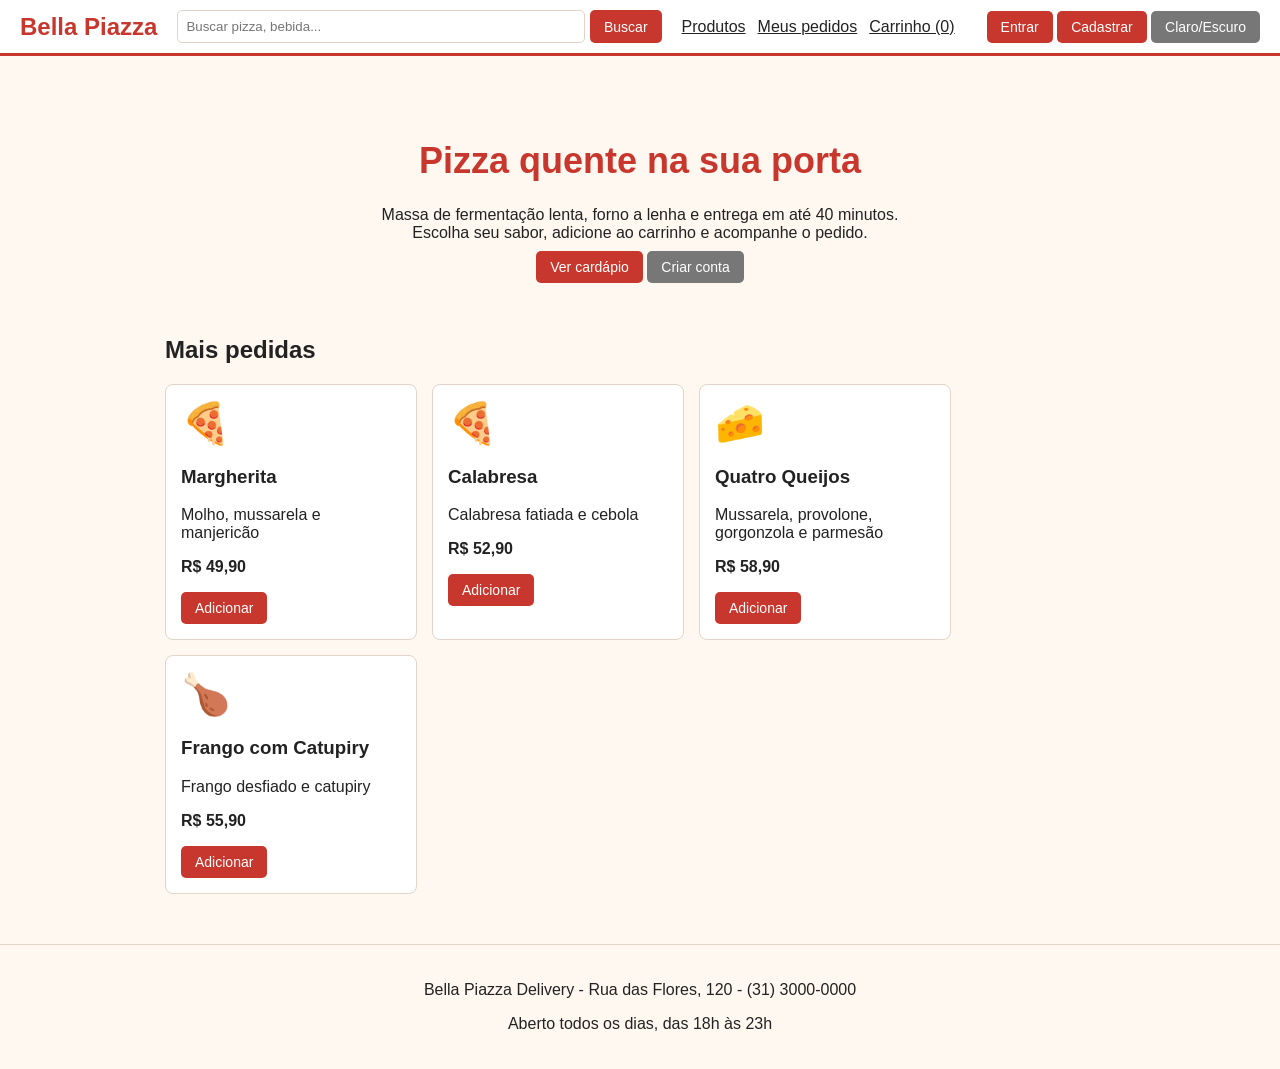
<file: index.html>
<!DOCTYPE html>
<html lang="pt-BR">
<head>
    <meta charset="UTF-8">
    <meta name="viewport" content="width=device-width, initial-scale=1.0">
    <title>Início - Bella Piazza</title>
    <link rel="stylesheet" href="style.css">
</head>
<body>
    <div id="cabecalho"></div>
    <main>
        <div class="apresentacao">
            <h1>Pizza quente na sua porta</h1>
            <p>Massa de fermentação lenta, forno a lenha e entrega em até 40 minutos.<br>
            Escolha seu sabor, adicione ao carrinho e acompanhe o pedido.</p>
            <a class="botao" href="produtos.html">Ver cardápio</a>
            <a class="botao cinza" href="login.html#cadastro">Criar conta</a>
        </div>
        <h2>Mais pedidas</h2>
        <div class="lista" id="listaDestaques"></div>
    </main>
    <div id="rodape"></div>
    <script src="script.js"></script>
</body>
</html>
</file>
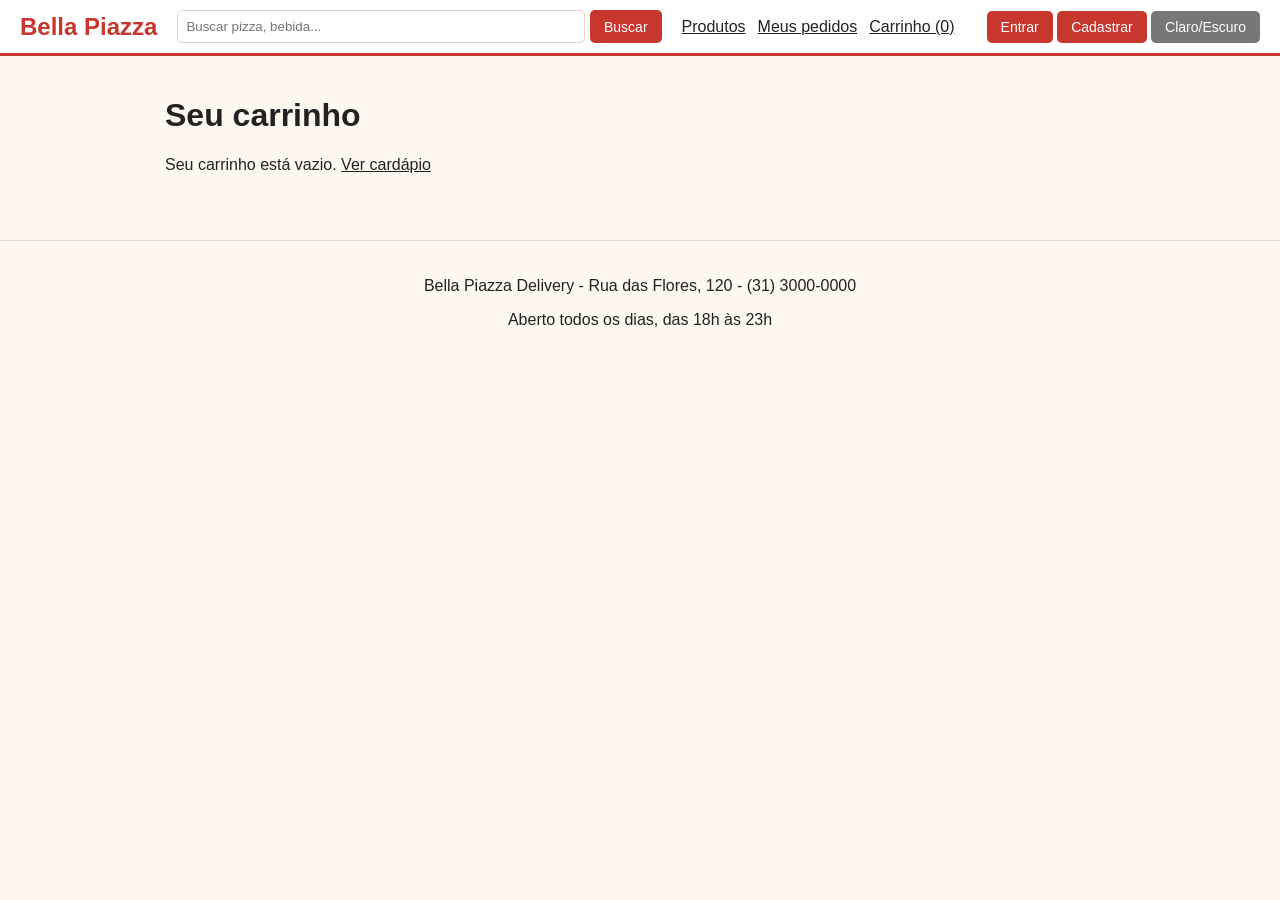
<file: carrinho.html>
<!DOCTYPE html>
<html lang="pt-BR">
<head>
    <meta charset="UTF-8">
    <meta name="viewport" content="width=device-width, initial-scale=1.0">
    <title>Carrinho - Bella Piazza</title>
    <link rel="stylesheet" href="style.css">
</head>
<body>
    <div id="cabecalho"></div>
    <main>
        <h1>Seu carrinho</h1>
        <div id="listaCarrinho"></div>
    </main>
    <div id="rodape"></div>
    <script src="script.js"></script>
</body>
</html>
</file>
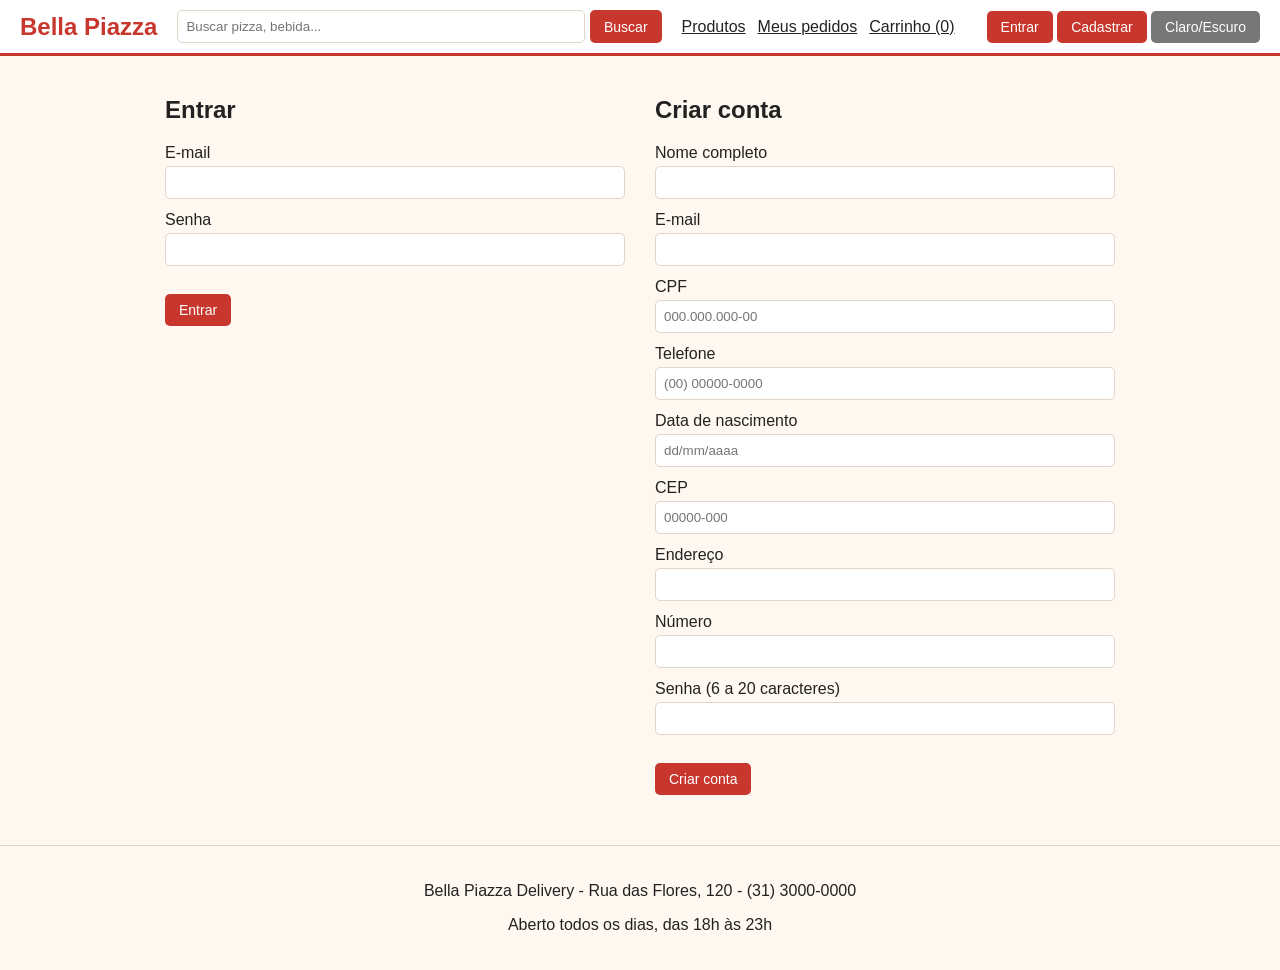
<file: login.html>
<!DOCTYPE html>
<html lang="pt-BR">
<head>
    <meta charset="UTF-8">
    <meta name="viewport" content="width=device-width, initial-scale=1.0">
    <title>Login e cadastro - Bella Piazza</title>
    <link rel="stylesheet" href="style.css">
</head>
<body>
    <div id="cabecalho"></div>
    <main>
        <div class="duas-colunas">
            <form id="login" onsubmit="fazerLogin(); return false;">
                <h2>Entrar</h2>
                <label>E-mail</label>
                <input type="email" id="loginEmail" maxlength="80">
                <label>Senha</label>
                <input type="password" id="loginSenha" maxlength="20">
                <p class="erro" id="erroLogin"></p>
                <button type="submit">Entrar</button>
            </form>

            <form id="cadastro" onsubmit="cadastrar(); return false;">
                <h2>Criar conta</h2>
                <label>Nome completo</label>
                <input type="text" id="cadNome" maxlength="60" oninput="this.value = this.value.replace(/[^A-Za-zÀ-ÿ ]/g, '')">
                <label>E-mail</label>
                <input type="email" id="cadEmail" maxlength="80">
                <label>CPF</label>
                <input type="text" id="cadCpf" maxlength="14" placeholder="000.000.000-00" oninput="this.value = mascaraCPF(this.value)">
                <label>Telefone</label>
                <input type="text" id="cadTelefone" maxlength="15" placeholder="(00) 00000-0000" oninput="this.value = mascaraTelefone(this.value)">
                <label>Data de nascimento</label>
                <input type="text" id="cadNascimento" maxlength="10" placeholder="dd/mm/aaaa" oninput="this.value = mascaraData(this.value)">
                <label>CEP</label>
                <input type="text" id="cadCep" maxlength="9" placeholder="00000-000" oninput="this.value = mascaraCEP(this.value)">
                <label>Endereço</label>
                <input type="text" id="cadEndereco" maxlength="80">
                <label>Número</label>
                <input type="text" id="cadNumero" maxlength="6" oninput="this.value = this.value.replace(/\D/g, '')">
                <label>Senha (6 a 20 caracteres)</label>
                <input type="password" id="cadSenha" maxlength="20">
                <p class="erro" id="erroCadastro"></p>
                <button type="submit">Criar conta</button>
            </form>
        </div>
    </main>
    <div id="rodape"></div>
    <script src="script.js"></script>
</body>
</html>
</file>
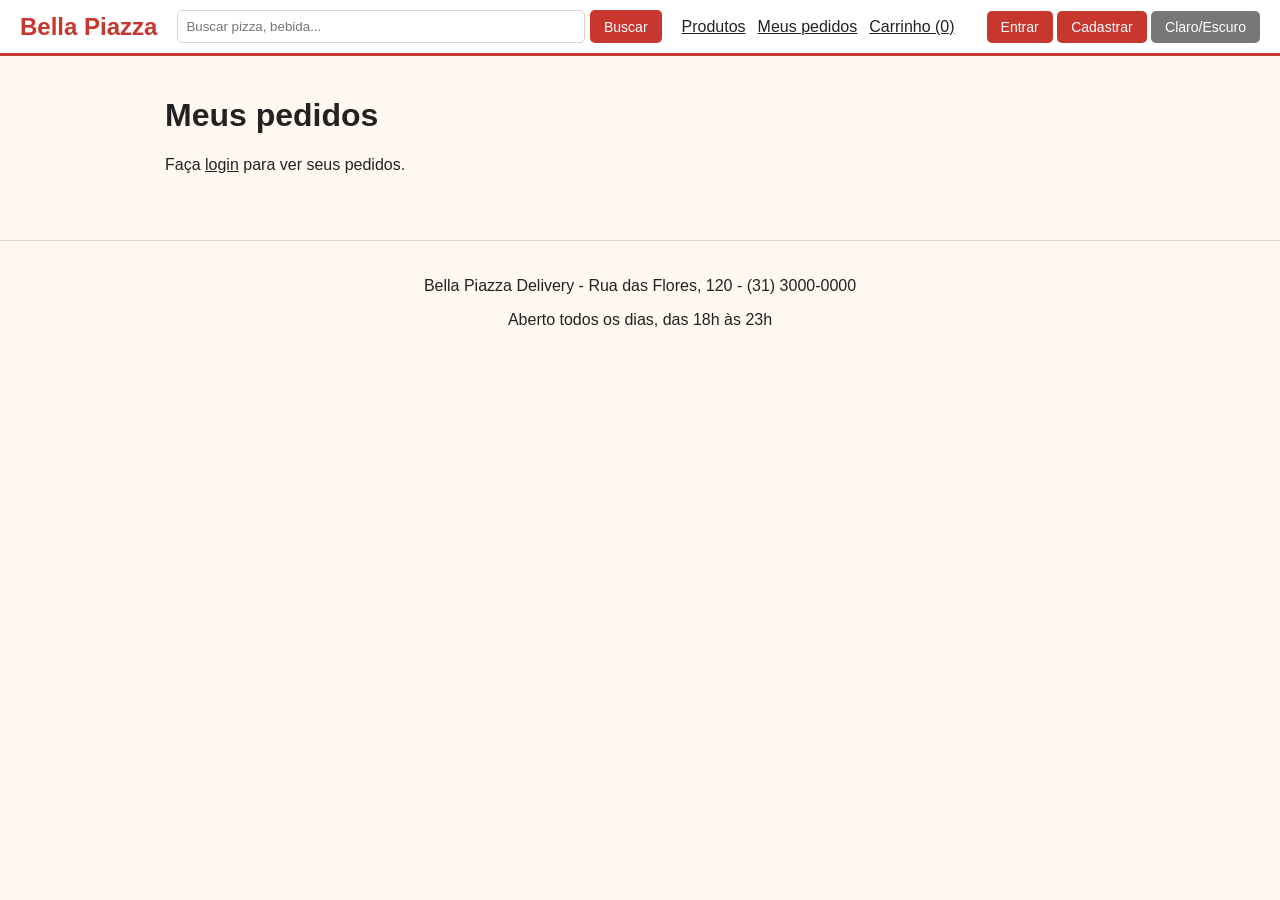
<file: pedidos.html>
<!DOCTYPE html>
<html lang="pt-BR">
<head>
    <meta charset="UTF-8">
    <meta name="viewport" content="width=device-width, initial-scale=1.0">
    <title>Meus pedidos - Bella Piazza</title>
    <link rel="stylesheet" href="style.css">
</head>
<body>
    <div id="cabecalho"></div>
    <main>
        <h1>Meus pedidos</h1>
        <div id="listaPedidos"></div>
    </main>
    <div id="rodape"></div>
    <script src="script.js"></script>
</body>
</html>
</file>
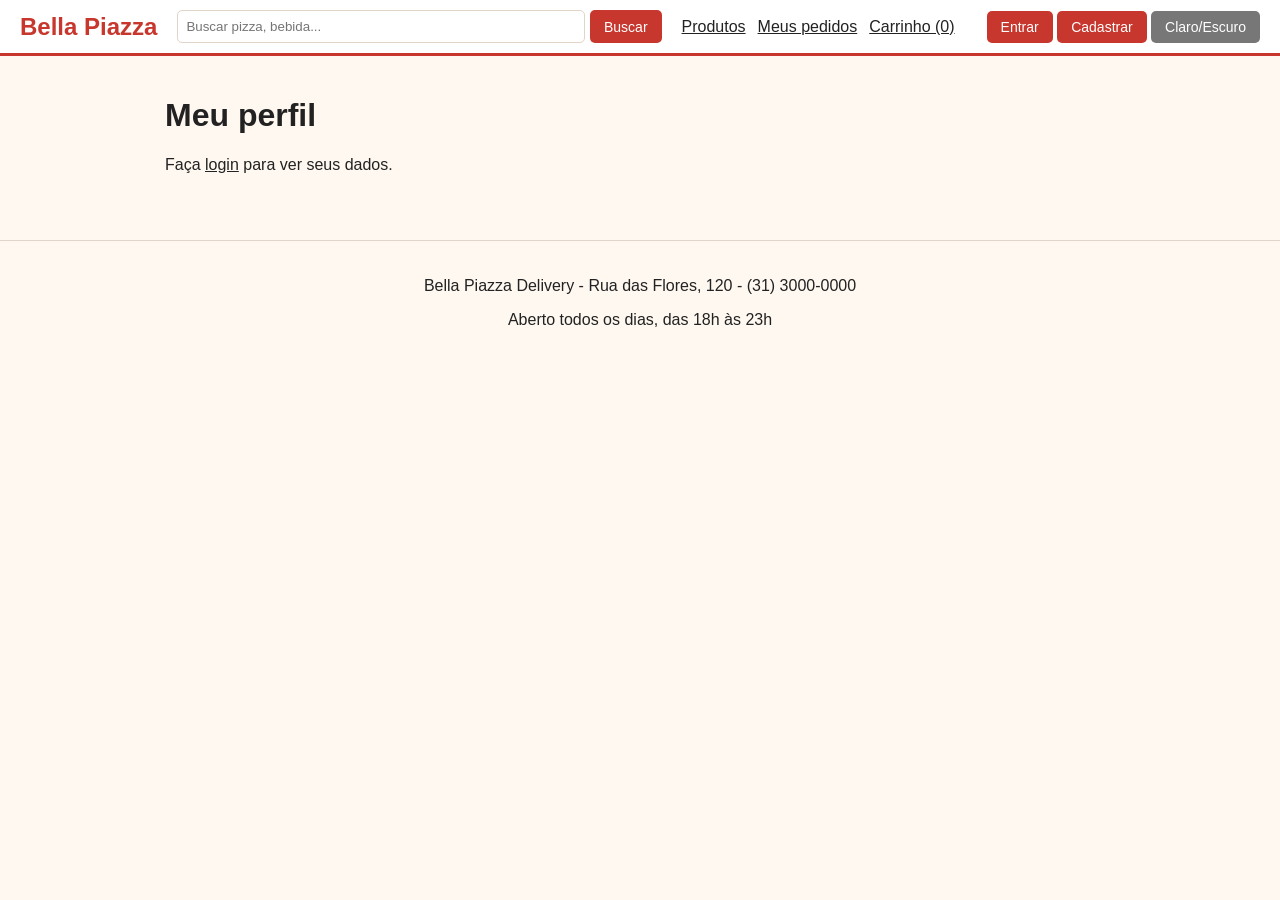
<file: perfil.html>
<!DOCTYPE html>
<html lang="pt-BR">
<head>
    <meta charset="UTF-8">
    <meta name="viewport" content="width=device-width, initial-scale=1.0">
    <title>Meu perfil - Bella Piazza</title>
    <link rel="stylesheet" href="style.css">
</head>
<body>
    <div id="cabecalho"></div>
    <main>
        <h1>Meu perfil</h1>
        <div id="areaPerfil">
            <form class="formulario" onsubmit="salvarPerfil(); return false;">
                <label>Nome completo</label>
                <input type="text" id="perfNome" maxlength="60" oninput="this.value = this.value.replace(/[^A-Za-zÀ-ÿ ]/g, '')">
                <label>E-mail</label>
                <input type="text" id="perfEmail" disabled>
                <label>CPF</label>
                <input type="text" id="perfCpf" disabled>
                <label>Telefone</label>
                <input type="text" id="perfTelefone" maxlength="15" oninput="this.value = mascaraTelefone(this.value)">
                <label>CEP</label>
                <input type="text" id="perfCep" maxlength="9" oninput="this.value = mascaraCEP(this.value)">
                <label>Endereço</label>
                <input type="text" id="perfEndereco" maxlength="80">
                <label>Número</label>
                <input type="text" id="perfNumero" maxlength="6" oninput="this.value = this.value.replace(/\D/g, '')">
                <p class="erro" id="erroPerfil"></p>
                <button type="submit">Salvar alterações</button>
                <button type="button" class="cinza" onclick="excluirConta()">Excluir minha conta</button>
            </form>
        </div>
    </main>
    <div id="rodape"></div>
    <script src="script.js"></script>
</body>
</html>
</file>
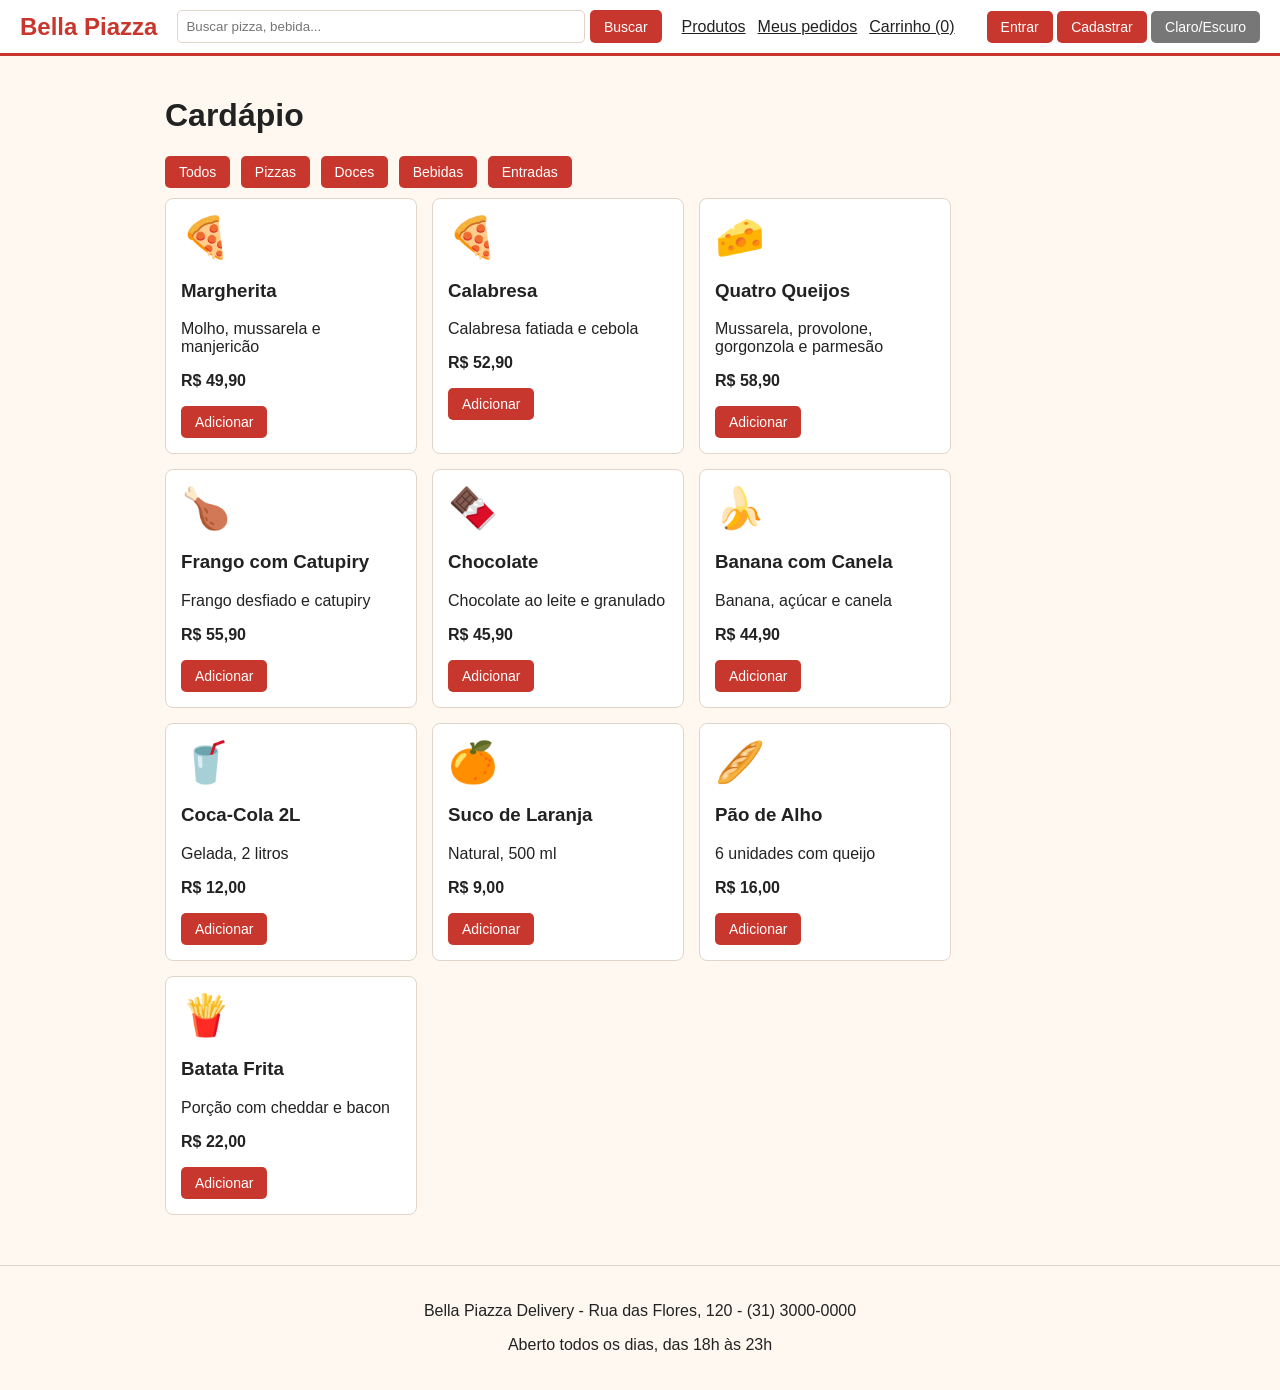
<file: produtos.html>
<!DOCTYPE html>
<html lang="pt-BR">
<head>
    <meta charset="UTF-8">
    <meta name="viewport" content="width=device-width, initial-scale=1.0">
    <title>Cardápio - Bella Piazza</title>
    <link rel="stylesheet" href="style.css">
</head>
<body>
    <div id="cabecalho"></div>
    <main>
        <h1>Cardápio</h1>
        <div class="filtros">
            <button onclick="filtrarCategoria('Todos')">Todos</button>
            <button onclick="filtrarCategoria('Pizzas')">Pizzas</button>
            <button onclick="filtrarCategoria('Doces')">Doces</button>
            <button onclick="filtrarCategoria('Bebidas')">Bebidas</button>
            <button onclick="filtrarCategoria('Entradas')">Entradas</button>
        </div>
        <div class="lista" id="listaProdutos"></div>
    </main>
    <div id="rodape"></div>
    <script src="script.js"></script>
</body>
</html>
</file>
<file: style.css>
body {
    --fundo: #fff8f0;
    --texto: #222222;
    --caixa: #ffffff;
    --borda: #e0d5c8;
    --cor: #c8372d;
    font-family: Arial, sans-serif;
    margin: 0;
    background: var(--fundo);
    color: var(--texto);
}

body.escuro {
    --fundo: #1c1512;
    --texto: #f2e8de;
    --caixa: #2a201b;
    --borda: #4a3b33;
    --cor: #e5584c;
}

a { color: var(--texto); }

header {
    background: var(--caixa);
    border-bottom: 3px solid var(--cor);
    padding: 10px 20px;
    display: flex;
    flex-wrap: wrap;
    align-items: center;
    gap: 10px 20px;
}

.logo { font-size: 24px; font-weight: bold; color: var(--cor); text-decoration: none; }
nav a { margin-right: 12px; }
.busca { display: flex; gap: 5px; flex: 1; }

main { max-width: 950px; margin: 0 auto; padding: 20px; }

input, select {
    width: 100%;
    padding: 8px;
    margin: 4px 0 12px 0;
    border: 1px solid var(--borda);
    border-radius: 5px;
    background: var(--caixa);
    color: var(--texto);
    box-sizing: border-box;
}

button, .botao {
    background: var(--cor);
    color: white;
    border: none;
    padding: 8px 14px;
    border-radius: 5px;
    cursor: pointer;
    text-decoration: none;
    font-size: 14px;
}

.cinza { background: #777777; }

.apresentacao { text-align: center; padding: 40px 10px; }
.apresentacao h1 { font-size: 36px; color: var(--cor); }

.filtros button { margin-right: 6px; margin-bottom: 10px; }

.lista { display: flex; flex-wrap: wrap; gap: 15px; }

.card {
    background: var(--caixa);
    border: 1px solid var(--borda);
    border-radius: 8px;
    padding: 15px;
    width: 220px;
}

.card .icone { font-size: 40px; }

.item {
    background: var(--caixa);
    border: 1px solid var(--borda);
    border-radius: 8px;
    padding: 12px;
    margin-bottom: 10px;
}

.duas-colunas { display: flex; flex-wrap: wrap; gap: 30px; }
.duas-colunas form { flex: 1; min-width: 280px; }

.formulario { max-width: 450px; }
.erro { color: var(--cor); font-weight: bold; }

footer {
    text-align: center;
    padding: 20px;
    border-top: 1px solid var(--borda);
    margin-top: 30px;
}

@media (max-width: 600px) {
    .card { width: 100%; }
    .busca { width: 100%; flex: none; }
    main { padding: 12px; }
}
</file>
